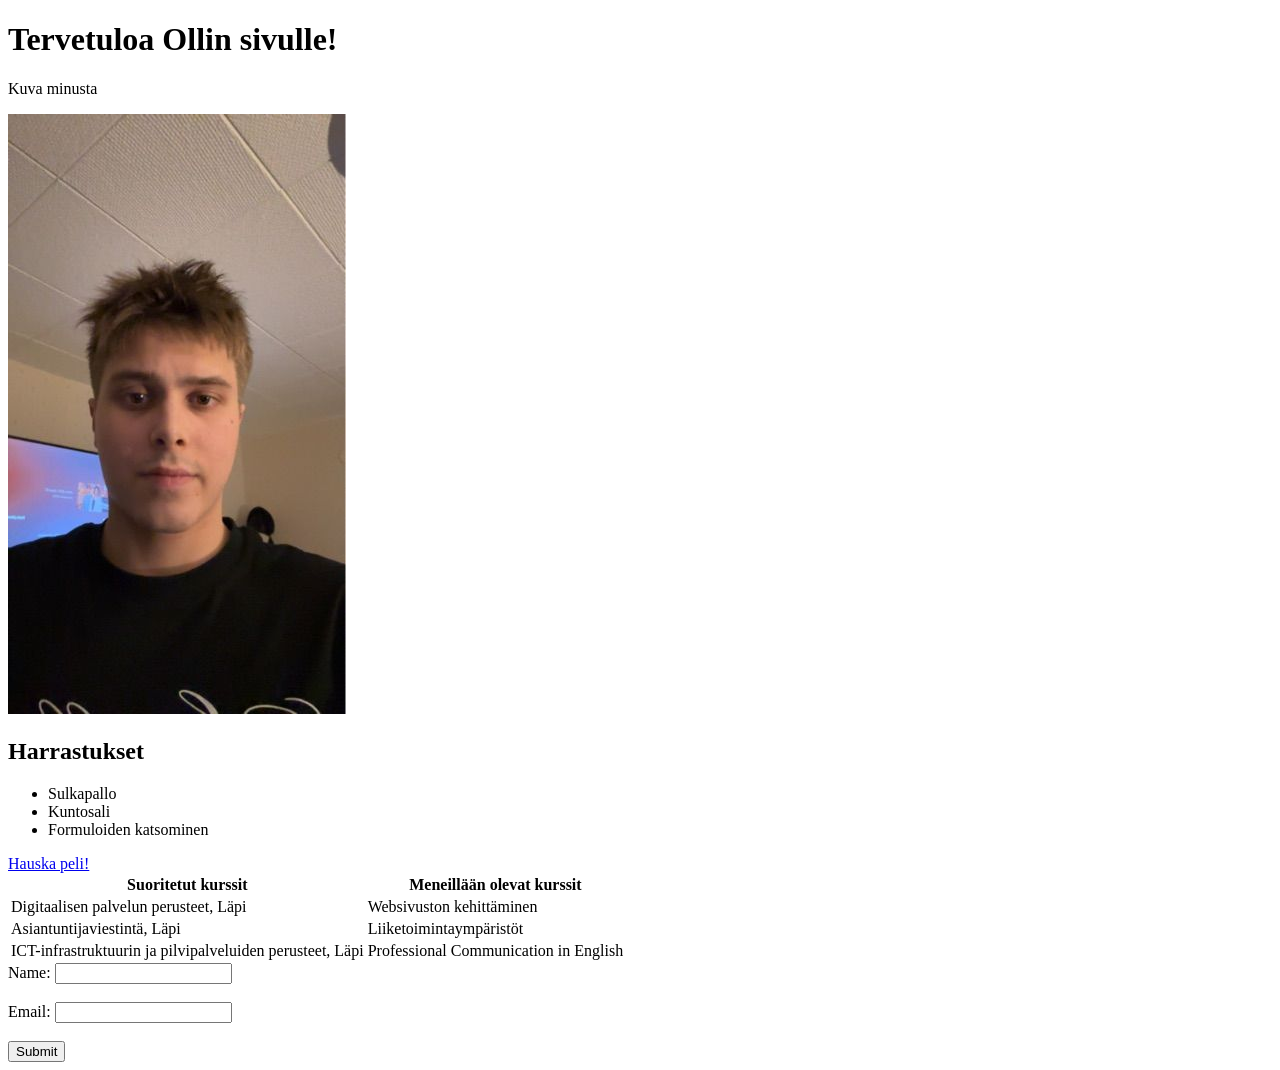
<file: WS01_HTML/index.html>
<!doctype html>
<html lang="en">
  <head>
    <meta charset="UTF-8" />
    <meta name="viewport" content="width=device-width, initial-scale=1.0" />
    <title>Ollin html sivu</title>
  </head>
  <body>
    <h1>Tervetuloa Ollin sivulle!</h1>
    <p>Kuva minusta</p>
    <img src="./Images/Olli.png" alt="Kuvalinkki ei toimi" />

    <h2>Harrastukset</h2>
    <ul>
      <li>Sulkapallo</li>
      <li>Kuntosali</li>
      <li>Formuloiden katsominen</li>
    </ul>

    <a href="https://slopegame-online.com/">Hauska peli!</a>

    <table>
      <tr>
        <th>Suoritetut kurssit</th>
        <th>Meneillään olevat kurssit</th>
      </tr>
      <tr>
        <td>Digitaalisen palvelun perusteet, Läpi</td>
        <td>Websivuston kehittäminen</td>
      </tr>
      <tr>
        <td>Asiantuntijaviestintä, Läpi</td>
        <td>Liiketoimintaympäristöt</td>
      </tr>
      <tr>
        <td>ICT-infrastruktuurin ja pilvipalveluiden perusteet, Läpi</td>
        <td>Professional Communication in English</td>
      </tr>
    </table>

    <form>
      <label for="name">Name:</label>
      <input type="text" id="name" name="name" /><br /><br />
      <label for="email">Email:</label>
      <input type="email" id="email" name="email" /><br /><br />
      <input type="submit" value="Submit" />
    </form>
  </body>
</html>
</file>
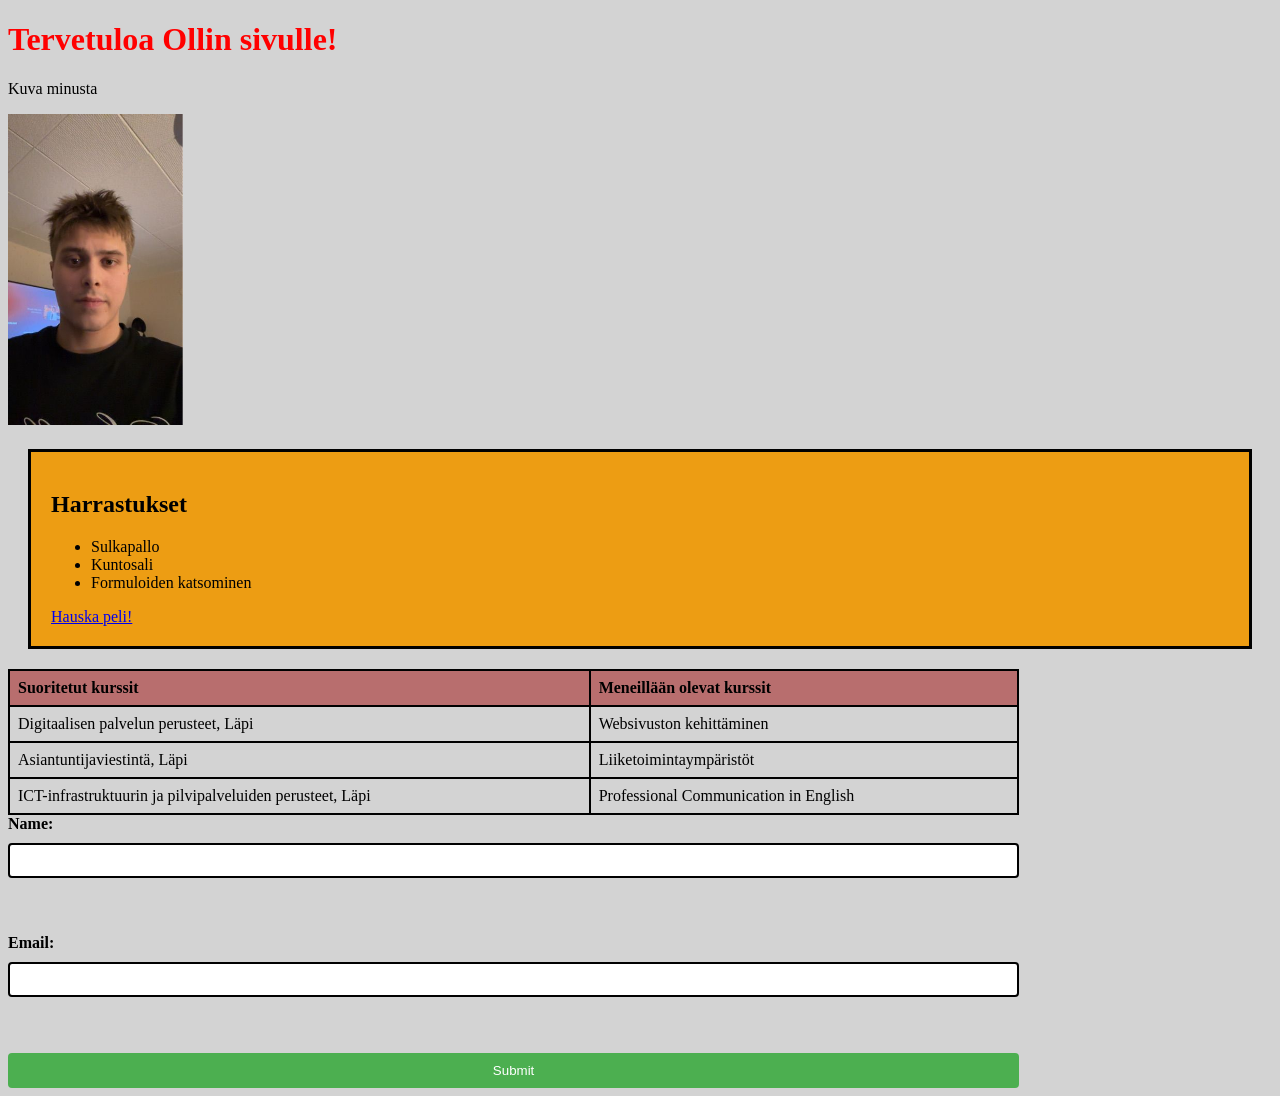
<file: WS02_CSS/index.html>
<!doctype html>
<html lang="en">
  <head>
    <meta charset="UTF-8" />
    <meta name="viewport" content="width=device-width, initial-scale=1.0" />
    <title>Ollin html sivu</title>
    <style>
      h1 {
        color: red;
      }
      h1 {
        font-size: 2em;
      }
      p {
        color: rgb(0, 0, 0);
      }
      body {
        background-color: lightgray;
      }
      .content-box {
  padding: 20px;
  margin: 20px;
  background-color: #ed9d13;
  border: 3px solid #000000;
}
table {
      width: 80%;
      border-collapse: collapse;
    }
    
    th, td {
      border: 2px solid #000000;
      padding: 8px;
      text-align: left;
    }
    
    th {
      background-color: #b86e6e;
    }
    
    form {
      display: flex;
      flex-direction: column;
      gap: 10px;
      width: 80%;
    }
    
    label {
      font-weight: bold;
    }
    
    input[type="text"], input[type="email"] {
      padding: 8px;
      border: 2px solid #000000;
      border-radius: 4px;
    }
    
    input[type="submit"] {
      background-color: #4CAF50;
      color: white;
      padding: 10px;
      border: none;
      border-radius: 4px;
      cursor: pointer;
    }
    
    input[type="submit"]:hover {
      background-color: #45a049;
    }
    img {
      width: 175px;
      height: auto;
    }
    </style>
  </head>
  <body>
    <h1>Tervetuloa Ollin sivulle!</h1>
    <p>Kuva minusta</p>
    <img src="./Images/Olli.png" alt="Kuvalinkki ei toimi" />
    <div class="content-box">
    <h2>Harrastukset</h2>
    <ul>
      <li>Sulkapallo</li>
      <li>Kuntosali</li>
      <li>Formuloiden katsominen</li>
    </ul>
    <a href="https://slopegame-online.com/">Hauska peli!</a>

</div>

    <table>
      <tr>
        <th>Suoritetut kurssit</th>
        <th>Meneillään olevat kurssit</th>
      </tr>
      <tr>
        <td>Digitaalisen palvelun perusteet, Läpi</td>
        <td>Websivuston kehittäminen</td>
      </tr>
      <tr>
        <td>Asiantuntijaviestintä, Läpi</td>
        <td>Liiketoimintaympäristöt</td>
      </tr>
      <tr>
        <td>ICT-infrastruktuurin ja pilvipalveluiden perusteet, Läpi</td>
        <td>Professional Communication in English</td>
      </tr>
    </table>

    <form>
      <label for="name">Name:</label>
      <input type="text" id="name" name="name" /><br /><br />
      <label for="email">Email:</label>
      <input type="email" id="email" name="email" /><br /><br />
      <input type="submit" value="Submit" />
    </form>
    


  </body>
</html>
</file>
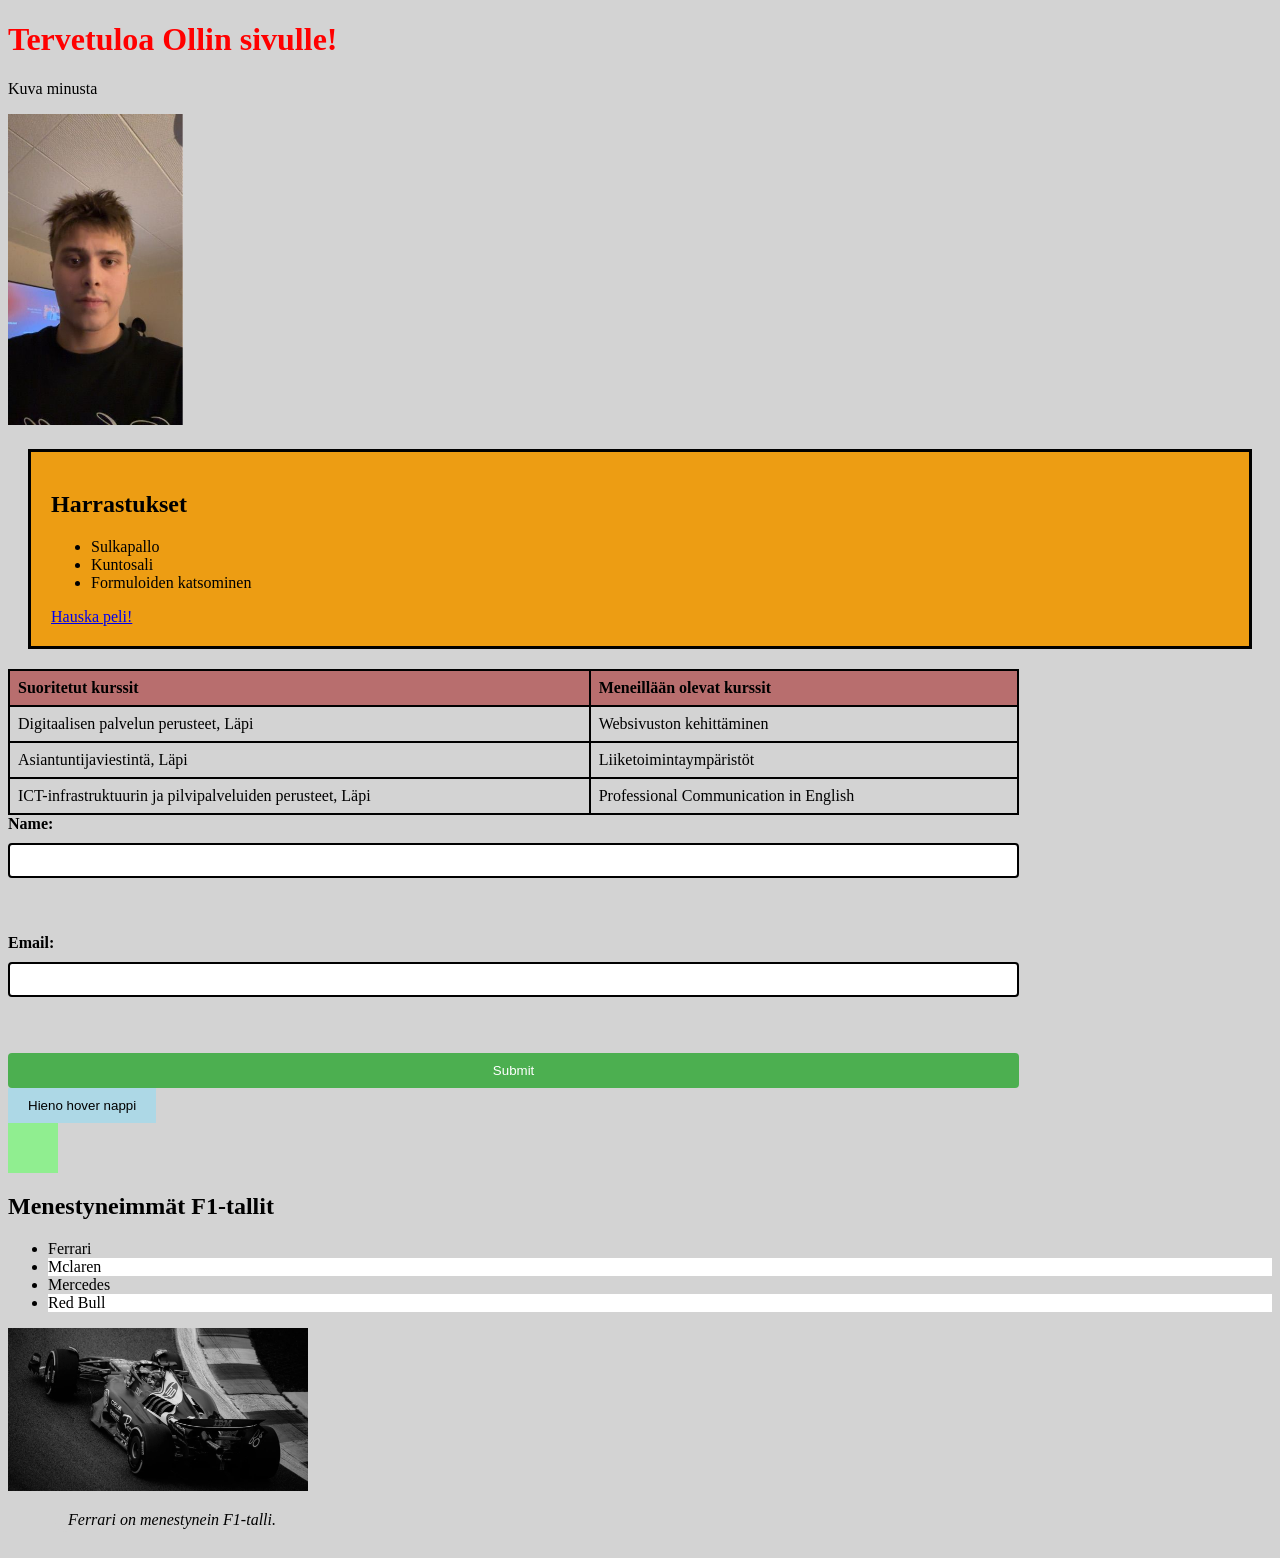
<file: WS03_AdvancedCSS/index.html>
<!doctype html>
<html lang="en">
  <head>
    <meta charset="UTF-8" />
    <meta name="viewport" content="width=device-width, initial-scale=1.0" />
    <title>Ollin html sivu</title>
    <style>
      h1 {
        color: red;
      }
      h1 {
        font-size: 2em;
      }
      p {
        color: rgb(0, 0, 0);
      }
      body {
        background-color: lightgray;
      }
      .content-box {
  padding: 20px;
  margin: 20px;
  background-color: #ed9d13;
  border: 3px solid #000000;
}
table {
      width: 80%;
      border-collapse: collapse;
    }
    
    th, td {
      border: 2px solid #000000;
      padding: 8px;
      text-align: left;
    }
    
    th {
      background-color: #b86e6e;
    }
    
    form {
      display: flex;
      flex-direction: column;
      gap: 10px;
      width: 80%;
    }
    
    label {
      font-weight: bold;
    }
    
    input[type="text"], input[type="email"] {
      padding: 8px;
      border: 2px solid #000000;
      border-radius: 4px;
    }
    
    input[type="submit"] {
      background-color: #4CAF50;
      color: white;
      padding: 10px;
      border: none;
      border-radius: 4px;
      cursor: pointer;
    }
    
    input[type="submit"]:hover {
      background-color: #45a049;
    }
    img {
      width: 175px;
      height: auto;
    }
    .transition-button {
        background-color: lightblue;
        padding: 10px 20px;
        border: none;
        cursor: pointer;
        transition: background-color 0.3s ease;
      }
      
      .transition-button:hover {
        background-color: lightcoral;
      }

      .animation-box {
        width: 50px;
        height: 50px;
        background-color: lightgreen;
        position: relative;
        animation: move 2s infinite alternate;
      }
      
      @keyframes move {
        from {
          left: 0;
        }
        to {
          left: 100px;
        }
      }

      .pseudo-list li:nth-child(odd) {
        background-color: lightgray;
      }
      
      .pseudo-list li:nth-child(even) {
        background-color: white;
        }

        .filter-image {
        filter: grayscale(100%);
        transition: filter 0.3s ease;
        width: 300px;
        height: auto;
      }
      
      .filter-image:hover {
        filter: grayscale(0%);
      }

      .quote {
        position: relative;
        padding-left: 20px;
        font-style: italic;
      }
      
      .quote::before {
        content: '“';
        font-size: 40px;
        position: absolute;
        left: 0;
        top: 0;
        color: lightgray;
      }

    </style>
  </head>
  <body>
    <h1>Tervetuloa Ollin sivulle!</h1>
    <p>Kuva minusta</p>
    <img src="images/Olli.png" alt="Kuvalinkki ei toimi" />
    <div class="content-box">
    <h2>Harrastukset</h2>
    <ul>
      <li>Sulkapallo</li>
      <li>Kuntosali</li>
      <li>Formuloiden katsominen</li>
    </ul>
    <a href="https://slopegame-online.com/">Hauska peli!</a>

</div>

    <table>
      <tr>
        <th>Suoritetut kurssit</th>
        <th>Meneillään olevat kurssit</th>
      </tr>
      <tr>
        <td>Digitaalisen palvelun perusteet, Läpi</td>
        <td>Websivuston kehittäminen</td>
      </tr>
      <tr>
        <td>Asiantuntijaviestintä, Läpi</td>
        <td>Liiketoimintaympäristöt</td>
      </tr>
      <tr>
        <td>ICT-infrastruktuurin ja pilvipalveluiden perusteet, Läpi</td>
        <td>Professional Communication in English</td>
      </tr>
    </table>

    <form>
      <label for="name">Name:</label>
      <input type="text" id="name" name="name" /><br /><br />
      <label for="email">Email:</label>
      <input type="email" id="email" name="email" /><br /><br />
      <input type="submit" value="Submit" />
    </form>
    
    <button class="transition-button">Hieno hover nappi</button>

    <div class="animation-box"></div>

    <h2>Menestyneimmät F1-tallit</h2>

    <ul class="pseudo-list">
        <li>Ferrari</li>
        <li>Mclaren</li>
        <li>Mercedes</li>
        <li>Red Bull</li>
      </ul>

      <img src="images/Ferrari_kuva.webp" alt="Sample Image" class="filter-image">

      <blockquote class="quote">
        Ferrari on menestynein F1-talli.
      </blockquote>

  </body>
</html>
</file>
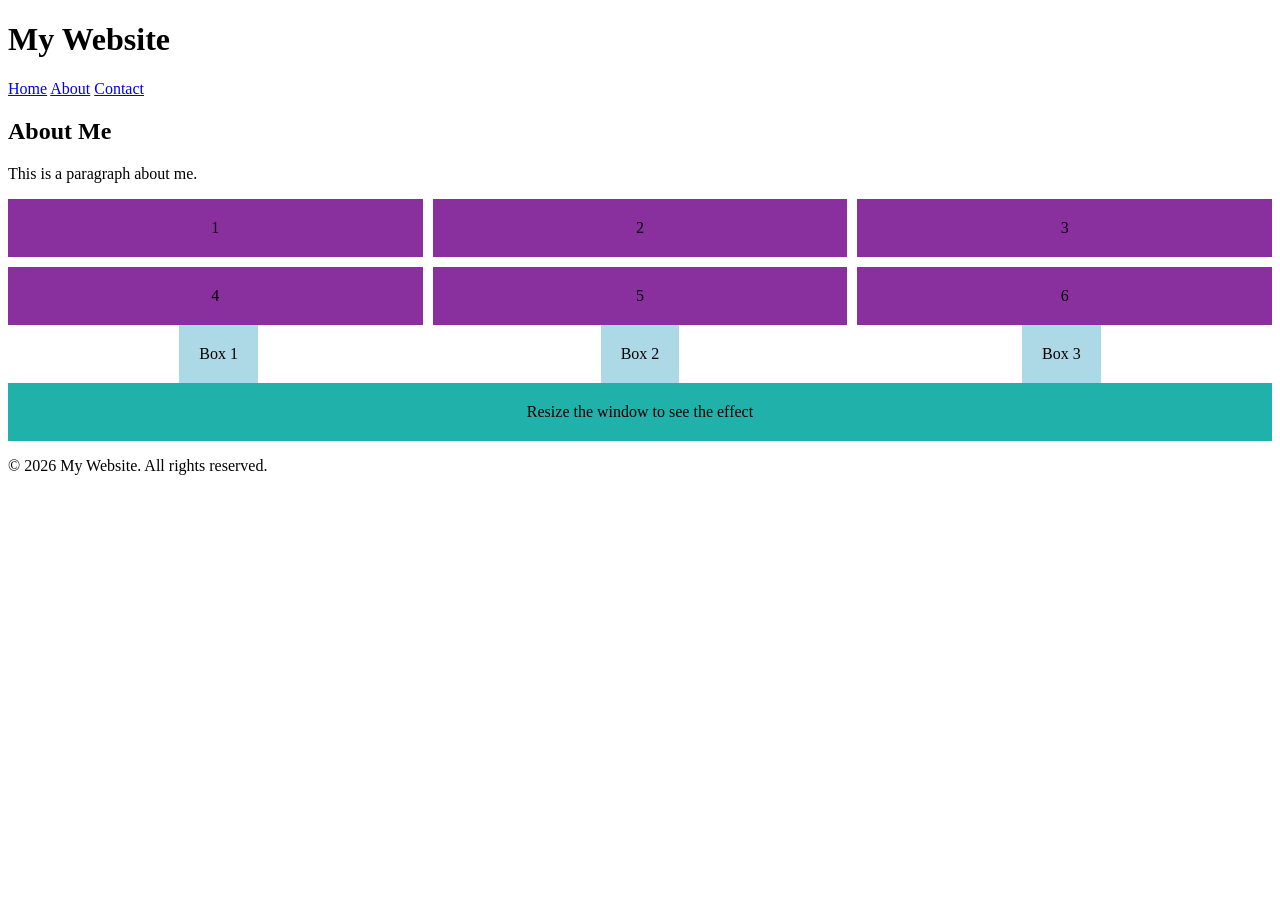
<file: WS04_Pagelayout/index.html>
<!doctype html>
<html lang="en">
  <head>
    <meta charset="UTF-8" />
    <meta name="viewport" content="width=device-width, initial-scale=1.0" />
    <link rel="stylesheet" href="style.css" />
    <title>Document</title>
  </head>
  <body>
    <header>
      <h1>My Website</h1>
      <nav>
        <a href="#">Home</a>
        <a href="#">About</a>
        <a href="#">Contact</a>
      </nav>
    </header>
    <main>
      <section id="about">
        <h2>About Me</h2>
        <p>This is a paragraph about me.</p>
      </section>
      <div class="grid-container">
        <div class="grid-item">1</div>
        <div class="grid-item">2</div>
        <div class="grid-item">3</div>
        <div class="grid-item">4</div>
        <div class="grid-item">5</div>
        <div class="grid-item">6</div>
      </div>

      <div class="flex-container">
        <div class="box">Box 1</div>
        <div class="box">Box 2</div>
        <div class="box">Box 3</div>
      </div>

      <div class="responsive-box">Resize the window to see the effect</div>
    </main>
    <footer>
      <p>&copy 2026 My Website. All rights reserved.</p>
    </footer>
  </body>
</html>
</file>
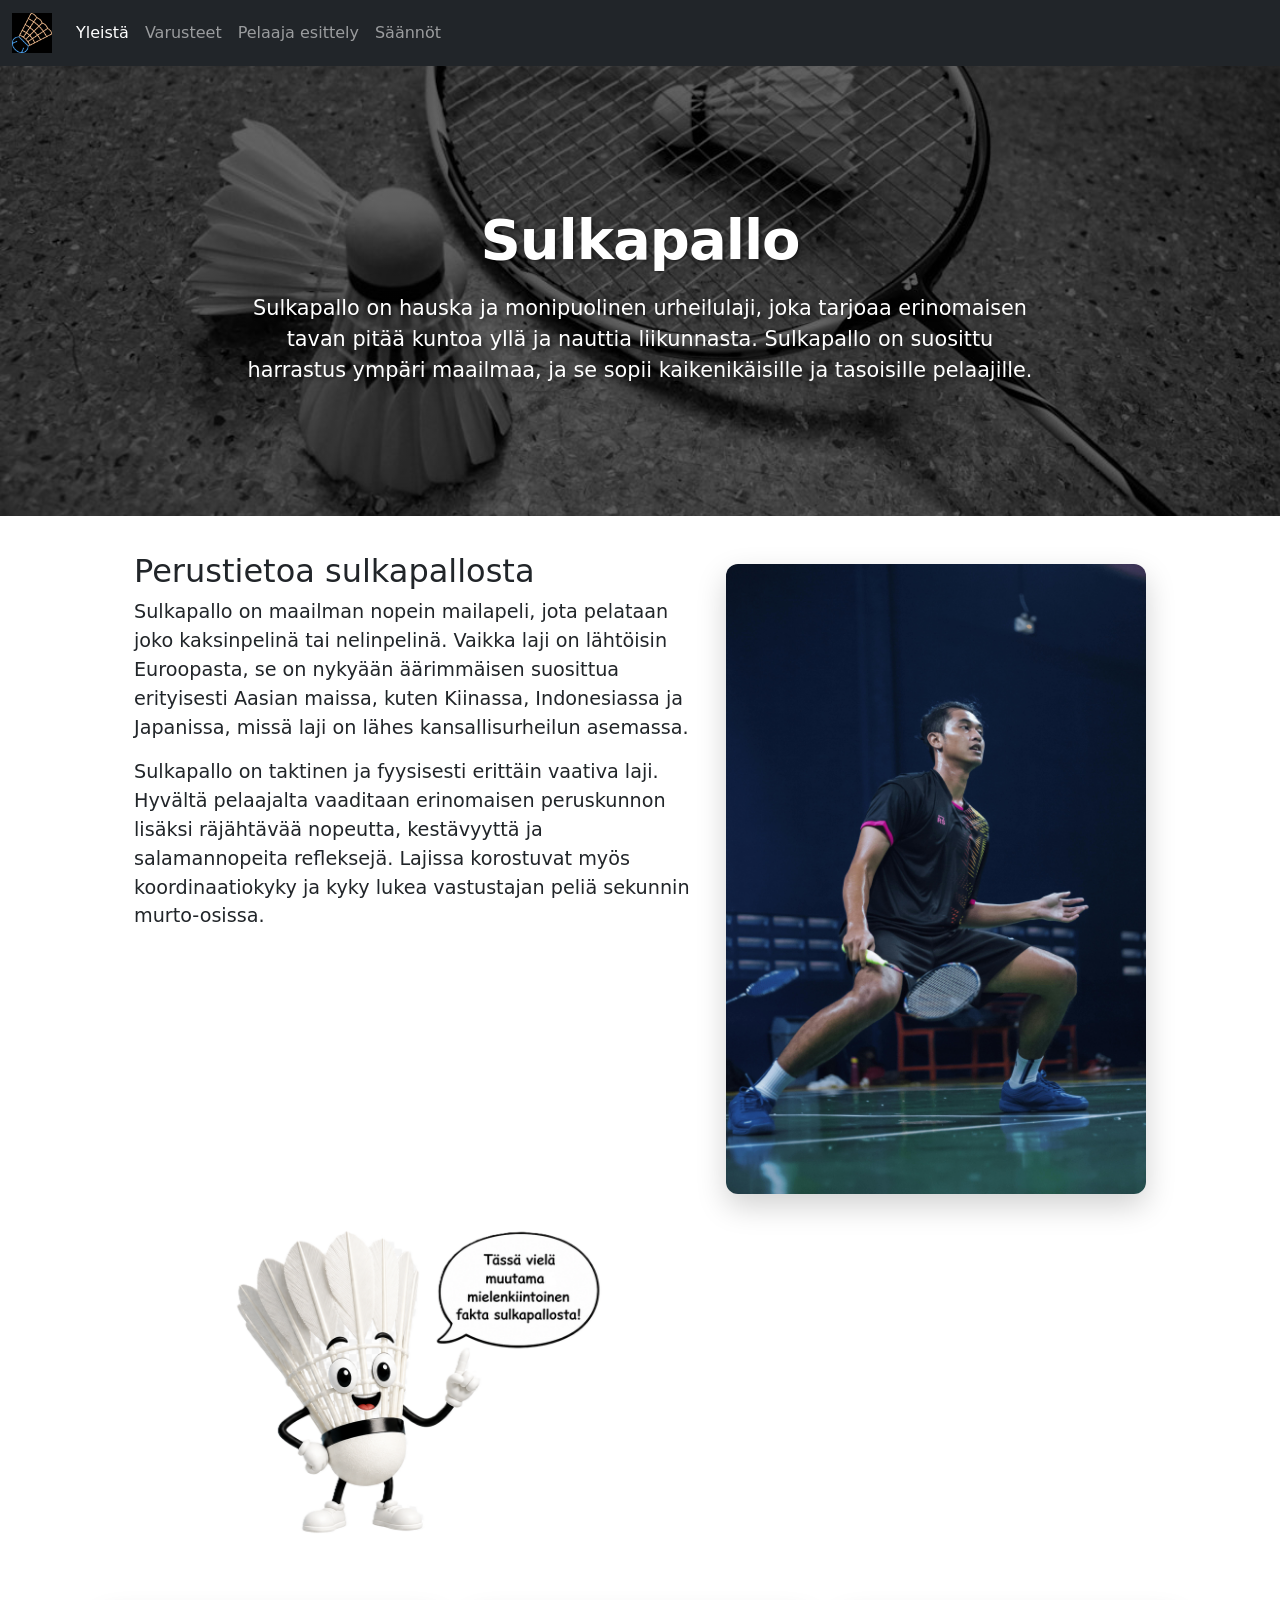
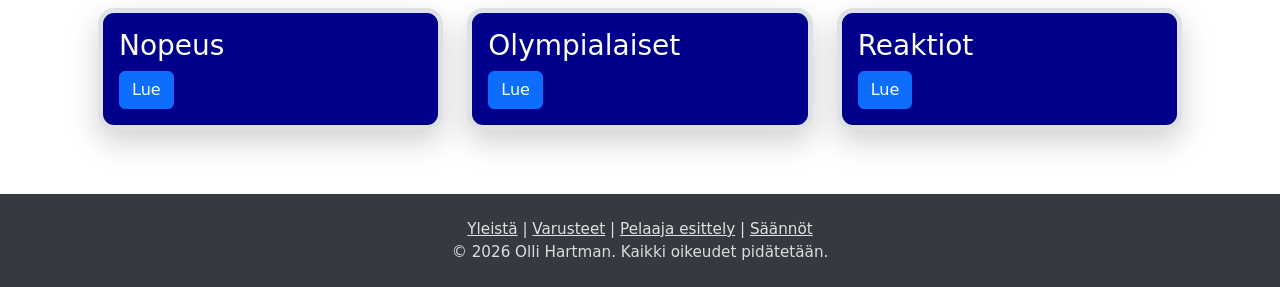
<file: WS07_Project/index.html>
<!doctype html>
<html lang="en">
  <head>
    <meta charset="UTF-8">
    <meta name="viewport" content="width=device-width, initial-scale=1.0" >
    <title>Sulkapallo harrastuksena</title>
    <!-- Bootstrap CSS -->
    <link
      href="https://cdn.jsdelivr.net/npm/bootstrap@5.3.0/dist/css/bootstrap.min.css"
      rel="stylesheet"
>

    <style>
      body {
        background-color: white;
        color: #212529;
      }
      /* Logon koon hallinta (TÄRKEÄ) */
      .navbar-brand img {
        height: 2.5rem; /* Määrittää logon korkeuden navbarissa */
        width: auto; /* Pitää kuvasuhteen oikeana */
        display: block;
        filter: invert(1);
      }
      .hero {
        background-image:
          linear-gradient(rgba(0, 0, 0, 0.6), rgba(0, 0, 0, 0.6)),
          url("images/image.png");
        height: 28.125rem;
        background-size: cover;
        background-position: center;
        background-repeat: no-repeat;
        display: flex;
        align-items: center;
        justify-content: center;
        color: white;
        text-shadow: 0.125rem 0.125rem 0.25rem rgba(0, 0, 0, 0.5);
      }

      .hero .container {
        margin: 0 !important;
        padding: 1.25rem 1.25rem 0.625rem;
      }

      .hero h1 {
        font-weight: 700;
        font-size: 3.5rem;
        margin-bottom: 1.25rem;
        letter-spacing: -0.0625rem;
      }

      .hero p {
        font-size: 1.3rem;
        max-width: 50rem;
        margin: 0 auto;
        font-weight: 300;
      }

      /* Responsive hero adjustments */
      @media (max-width: 992px) {
        .hero {
          height: 20rem;
          background-position: center 40%;
        }
        .hero .container {
          padding: 1rem !important;
        }
        .hero h1 {
          font-size: 2.5rem;
          margin-bottom: 0.75rem;
        }
        .hero p {
          font-size: 1.1rem;
          max-width: 40rem;
        }
      }

      @media (max-width: 576px) {
        .hero {
          height: 14rem;
          background-position: center 30%;
          align-items: center;
          padding-top: 1rem;
          padding-bottom: 1rem;
        }
        .hero .container {
          padding: 0.75rem !important;
        }
        .hero h1 {
          font-size: 1.5rem;
          margin-bottom: 0.5rem;
        }
        .hero p {
          font-size: 1rem;
          max-width: 100%;
        }
      }

      .info-section {
        display: flex;
        flex-wrap: wrap;
        align-items: flex-start;
        justify-content: center;
        gap: 2rem;
        padding: 3rem 1rem 1rem;
      }

      .info {
        flex: 1 1 20rem;
        max-width: 35rem;
        align-self: flex-start;
        margin-top: -0.75rem;
      }

      @media (max-width: 576px) {
        .info {
          flex: 1 1 100%;
          max-width: 100%;
        }
        .info-section {
          font-size: 1rem;
          padding: 1rem;
          line-height: 1.6;
        }
        .info p,
        .info ul,
        .info li {
          font-size: 1rem !important;
          line-height: 1.6 !important;
        }
        .info p {
          margin-bottom: 0.75rem;
        }
      }

      .image {
        flex: 0 1 26.25rem;
        max-width: 26.25rem;
      }

      .image img {
        width: 100%;
        height: auto;
        display: block;
        border-radius: 0.75rem;
        box-shadow: 0 0.75rem 1.875rem rgba(0, 0, 0, 0.18);
        object-fit: cover;
      }

      .sulkapallo-container {
        display: flex;
        justify-content: flex-start;
        padding: 0.5rem 10rem 2rem;
      }

      .sulkapallo-container img {
        max-width: 34.375rem;
        width: 100%;
        height: auto;
        border-radius: 0.75rem;
      }

      @media (max-width: 768px) {
        .sulkapallo-container {
          justify-content: center;
          padding: 0.5rem 1rem 2rem;
        }

        .sulkapallo-container img {
          max-width: 100%;
        }
      }

      .row {
        margin-bottom: 2rem;
        padding: 2rem 1rem 2rem;
      }

      .card {
        border: 0.3125rem solid #dee2e6;
        border-radius: 1rem;
        box-shadow: 0 0.75rem 1.875rem rgba(0, 0, 0, 0.18);
        transition:
          transform 0.3s ease,
          box-shadow 0.3s ease;
        background-color: darkblue;
        color: white;
      }

      /* Make cards stack and fit on small screens */
      @media (max-width: 768px) {
        .col-md-4 {
          flex: 0 0 100% !important;
          max-width: 100% !important;
        }
        .card {
          margin-bottom: 1rem;
        }
        .card .card-body {
          padding: 1rem;
        }
        .card .card-title {
          font-size: 1.125rem;
        }
        .card .btn {
          width: 100%;
        }
      }

      .footer {
        background-color: #343a40;
        color: #f8f9fa;
        text-align: center;
        padding: 1.5rem 0;
        margin-top: 2rem;
      }

      .footer p {
        margin: 0;
        font-size: 0.95rem;
        opacity: 0.85;
      }
    </style>
  </head>
  <body>
    <nav class="navbar navbar-expand-lg navbar-dark bg-dark">
      <div class="container-fluid">
        <a class="navbar-brand" href="#"
          ><img src="images/logo.jpg" alt="logo" class="img-fluid"
        ></a>
        <button
          class="navbar-toggler"
          type="button"
          data-bs-toggle="collapse"
          data-bs-target="#navbarNav"
          aria-controls="navbarNav"
          aria-expanded="false"
          aria-label="Toggle navigation"
        >
          <span class="navbar-toggler-icon"></span>
        </button>
        <div class="collapse navbar-collapse" id="navbarNav">
          <ul class="navbar-nav me-auto mb-2 mb-lg-0">
            <li class="nav-item">
              <a class="nav-link active" aria-current="page" href="index.html"
                >Yleistä</a
              >
            </li>
            <li class="nav-item">
              <a class="nav-link" href="Varusteet.html">Varusteet</a>
            </li>
            <li class="nav-item">
              <a class="nav-link" href="Pelaajaesittely.html"
                >Pelaaja esittely</a
              >
            </li>
            <li class="nav-item">
              <a class="nav-link" href="Säännöt.html">Säännöt</a>
            </li>
          </ul>
        </div>
      </div>
    </nav>
    <section class="hero">
      <div class="container text-center">
        <h1 class="display-4">Sulkapallo</h1>
        <p class="lead">
          Sulkapallo on hauska ja monipuolinen urheilulaji, joka tarjoaa
          erinomaisen tavan pitää kuntoa yllä ja nauttia liikunnasta. Sulkapallo
          on suosittu harrastus ympäri maailmaa, ja se sopii kaikenikäisille ja
          tasoisille pelaajille.
        </p>
      </div>
    </section>
    <div class="info-section">
      <div class="info">
        <h2>Perustietoa sulkapallosta</h2>

        <p style="font-size: 1.2rem">
          Sulkapallo on maailman nopein mailapeli, jota pelataan joko
          kaksinpelinä tai nelinpelinä. Vaikka laji on lähtöisin Euroopasta, se
          on nykyään äärimmäisen suosittua erityisesti Aasian maissa, kuten
          Kiinassa, Indonesiassa ja Japanissa, missä laji on lähes
          kansallisurheilun asemassa.
        </p>
        <p style="font-size: 1.2rem">
          Sulkapallo on taktinen ja fyysisesti erittäin vaativa laji. Hyvältä
          pelaajalta vaaditaan erinomaisen peruskunnon lisäksi räjähtävää
          nopeutta, kestävyyttä ja salamannopeita refleksejä. Lajissa korostuvat
          myös koordinaatiokyky ja kyky lukea vastustajan peliä sekunnin
          murto-osissa.
        </p>
      </div>

      <div class="image">
        <img src="images/image2.jpg" alt="Sulkapallo" class="img-fluid" >
      </div>
    </div>

    <div class="sulkapallo-container">
      <img
        src="images/sulkapallohahmo.png"
        alt="puhuva sulkapallo"
        style="background-color: transparent"
        class="img-fluid"
      >
    </div>

    <div class="container mt-1">
      <div class="row">
        <!-- Kortti 1 -->
        <div class="col-md-4">
          <div class="card">
            <div class="card-body">
              <h3 class="card-title">Nopeus</h3>
              <button
                class="btn btn-primary"
                data-bs-toggle="collapse"
                data-bs-target="#info1"
              >
                Lue
              </button>

              <div id="info1" class="collapse mt-2">
                Sulkapallo on maailman nopein mailapeli. Nopein mitattu lyönti
                on 493 km/h
              </div>
            </div>
          </div>
        </div>

        <!-- Kortti 2 -->
        <div class="col-md-4">
          <div class="card">
            <div class="card-body">
              <h3 class="card-title">Olympialaiset</h3>
              <button
                class="btn btn-primary"
                data-bs-toggle="collapse"
                data-bs-target="#info2"
              >
                Lue
              </button>

              <div id="info2" class="collapse mt-2">
                Sulkapallo on olympialaisissa mukana vuodesta 1992. Kiina on
                menestyinein maa olympialaisissa.
              </div>
            </div>
          </div>
        </div>

        <!-- Kortti 3 -->
        <div class="col-md-4">
          <div class="card">
            <div class="card-body">
              <h3 class="card-title">Reaktiot</h3>
              <button
                class="btn btn-primary"
                data-bs-toggle="collapse"
                data-bs-target="#info3"
              >
                Lue
              </button>

              <div id="info3" class="collapse mt-2">
                Huippupelaajien reaktiokyky on uskomaton. He pystyvät reagoimaan
                lyönteihin jopa 0,2 sekunnissa.
              </div>
            </div>
          </div>
        </div>
      </div>
    </div>

    <footer class="footer">
      <div class="container">
        <p>
          <a href="index.html" class="text-white">Yleistä</a> |
          <a href="Varusteet.html" class="text-white">Varusteet</a> |
          <a href="Pelaajaesittely.html" class="text-white">Pelaaja esittely</a>
          |
          <a href="Säännöt.html" class="text-white">Säännöt</a>
        </p>
        <p>&copy; 2026 Olli Hartman. Kaikki oikeudet pidätetään.</p>
      </div>
    </footer>

    <!-- Bootstrap JavaScript -->
    <script src="https://cdn.jsdelivr.net/npm/bootstrap@5.3.0/dist/js/bootstrap.bundle.min.js"></script>
  </body>
</html>
</file>
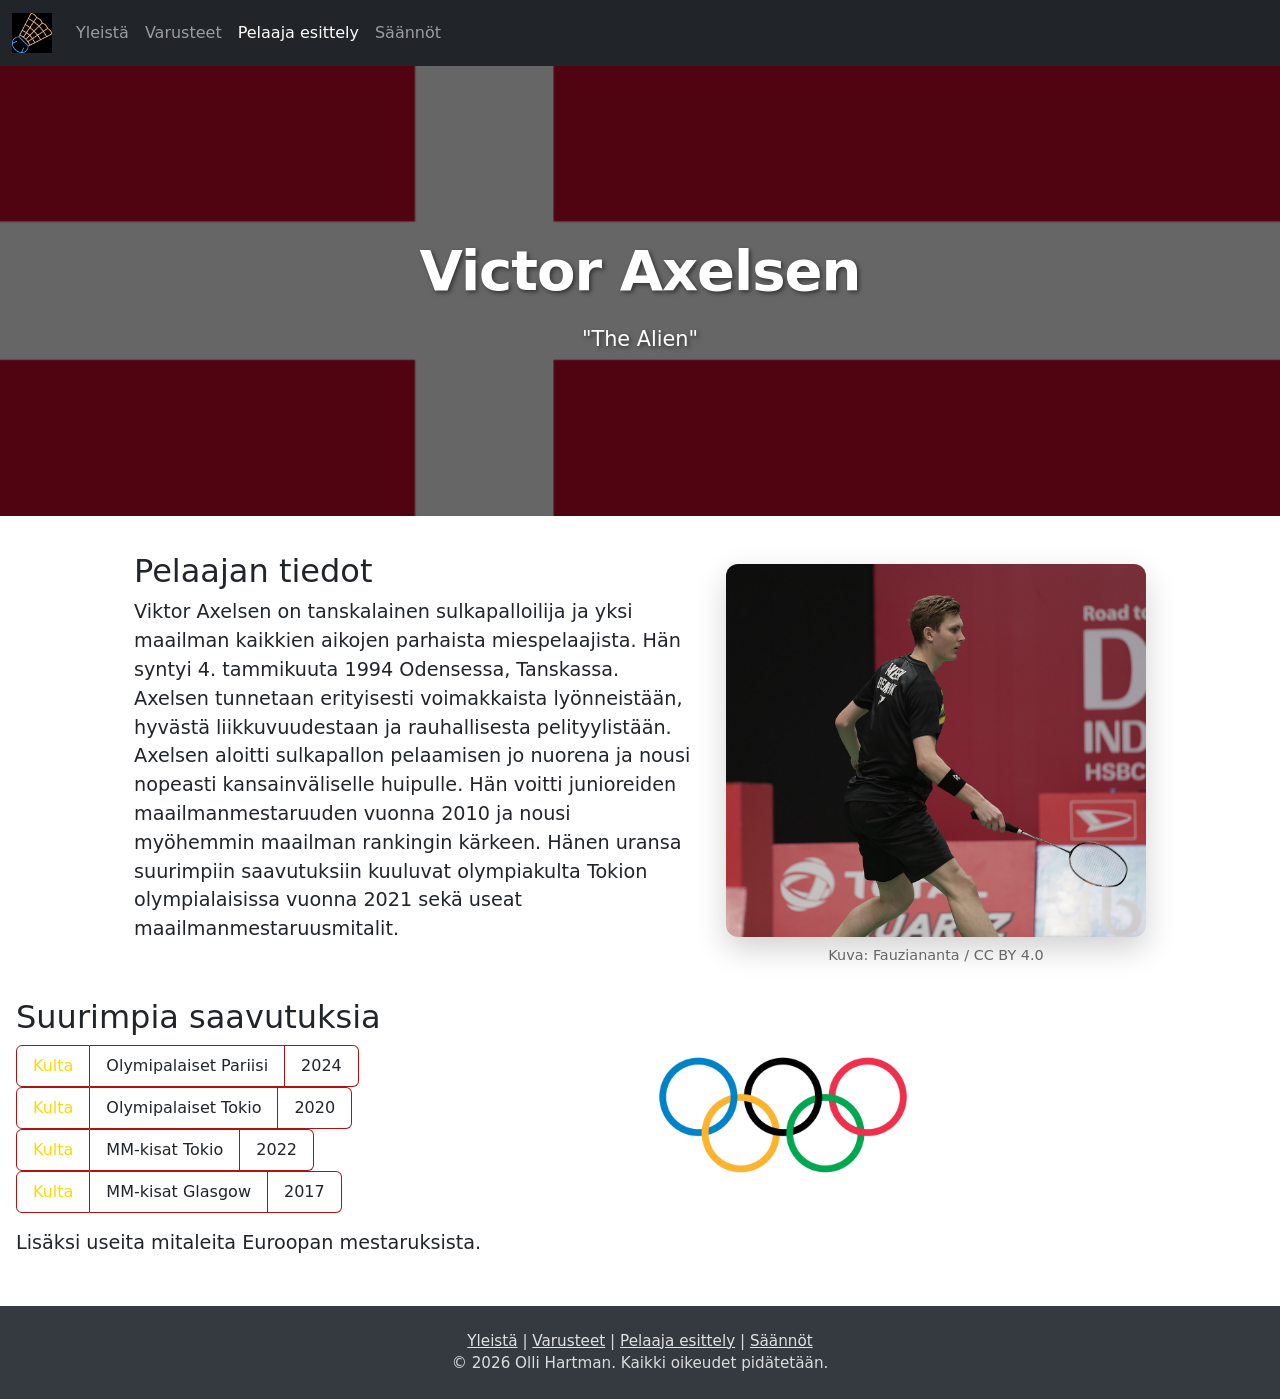
<file: WS07_Project/Pelaajaesittely.html>
<!doctype html>
<html lang="en">
  <head>
    <meta charset="UTF-8" />
    <meta name="viewport" content="width=device-width, initial-scale=1.0" />
    <title>Sulkapallo harrastuksena</title>
    <!-- Bootstrap CSS -->
    <link
      href="https://cdn.jsdelivr.net/npm/bootstrap@5.3.0/dist/css/bootstrap.min.css"
      rel="stylesheet"
    />
  
  <style>
    body {
      background-color: white;
      color: #212529;
    }
    /* Logon koon hallinta (TÄRKEÄ) */
    .navbar-brand img {
      height: 2.5rem; /* Määrittää logon korkeuden navbarissa */
      width: auto; /* Pitää kuvasuhteen oikeana */
      display: block;
      filter: invert(1);
    }

    .hero {
      background-image:
        linear-gradient(rgba(0, 0, 0, 0.6), rgba(0, 0, 0, 0.6)),
        url("images/tanska.png");
      height: 28.125rem;
      background-size: cover;
      background-position: center;
      background-repeat: no-repeat;
      display: flex;
      align-items: center;
      justify-content: center;
      color: white;
      text-shadow: 0.125rem 0.125rem 0.25rem rgba(0, 0, 0, 0.5);
    }

    .hero .container {
      margin: 0 !important;
      padding: 1.25rem 1.25rem 0.625rem;
    }

    .hero h1 {
      font-weight: 700;
      font-size: 3.5rem;
      margin-bottom: 1.25rem;
      letter-spacing: -0.0625rem;
    }

    .hero p {
      font-size: 1.3rem;
      max-width: 50rem;
      margin: 0 auto;
      font-weight: 300;
    }

    /* Responsive hero adjustments */
    @media (max-width: 992px) {
      .hero {
        height: 20rem;
        background-position: center 40%;
      }
      .hero .container {
        padding: 1rem !important;
      }
      .hero h1 {
        font-size: 2.5rem;
        margin-bottom: 0.75rem;
      }
      .hero p {
        font-size: 1.1rem;
        max-width: 40rem;
      }
    }

    @media (max-width: 576px) {
      .hero {
        height: 14rem;
        background-position: center 30%;
        align-items: center;
        padding-top: 1rem;
        padding-bottom: 1rem;
      }
      .hero .container {
        padding: 0.75rem !important;
      }
      .hero h1 {
        font-size: 1.5rem;
        margin-bottom: 0.5rem;
      }
      .hero p {
        font-size: 1rem;
        max-width: 100%;
      }
    }

    .info-section {
      display: flex;
      flex-wrap: wrap;
      align-items: flex-start;
      justify-content: center;
      gap: 2rem;
      padding: 3rem 1rem 1rem;
    }

    .info {
      flex: 1 1 20rem;
      max-width: 35rem;
      align-self: flex-start;
      margin-top: -0.75rem;
    }
    @media (max-width: 576px) {
      .info {
        flex: 1 1 100%;
        max-width: 100%;
      }
      .info-section {
        font-size: 1rem;
        padding: 1rem;
        line-height: 1.5;
      }
      .info p,
      .info ul,
      .info li {
        font-size: 1rem !important;
        line-height: 1.6 !important;
      }
      .info p {
        margin-bottom: 0.75rem;
      }
    }

    .image {
      flex: 0 1 26.25rem;
      max-width: 26.25rem;
    }

    .image img {
      width: 100%;
      height: auto;
      display: block;
      border-radius: 0.75rem;
      box-shadow: 0 0.75rem 1.875rem rgba(0, 0, 0, 0.18);
      object-fit: cover;
    }

    .sulkapallo-container {
      display: flex;
      justify-content: flex-start;
      padding: 0.5rem 10rem 2rem;
    }

    .sulkapallo-container img {
      max-width: 34.375rem;
      height: auto;
      border-radius: 0.75rem;
    }

    .row {
      margin-bottom: 2rem;
      padding: 2rem 1rem 2rem;
    }

    .card {
      border: 0.3125rem solid #dee2e6;
      border-radius: 1rem;
      box-shadow: 0 0.75rem 1.875rem rgba(0, 0, 0, 0.18);
      transition:
        transform 0.3s ease,
        box-shadow 0.3s ease;
      background-color: darkblue;
      color: white;
    }

    /* Cards responsive adjustments */
    @media (max-width: 768px) {
      .col-md-4 {
        flex: 0 0 100% !important;
        max-width: 100% !important;
      }
      .card {
        margin-bottom: 1rem;
      }
      .card .card-body {
        padding: 1rem;
      }
      .card .btn {
        width: 100%;
      }
    }

    .achievements-section {
      margin-left: 0;
      margin-right: auto;
      padding: 0 1rem;
    }

    .achievements-wrapper {
      display: flex;
      align-items: flex-start;
      gap: 2rem;
      justify-content: flex-start;
      padding: 0 1rem;
    }

    .achievements-content {
      flex: 1;
      max-width: 35rem;
    }

    .achievements-content .list-group-item {
      border-width: 0.0625rem;
      border-style: solid;
      border-color: #b41010;
    }

    .sulkapallo-container {
      flex: 0 1 21.875rem;
      max-width: 21.875rem;
    }

    .olympic-image {
      flex: 0 1 21.875rem;
      max-width: 21.875rem;
    }

    @media (max-width: 992px) {
      .achievements-wrapper {
        flex-direction: column;
        align-items: stretch;
        gap: 1.5rem;
      }

      .achievements-content,
      .olympic-image {
        flex: 1 1 100%;
        max-width: 100%;
      }

      .achievements-content .list-group {
        flex-direction: column;
      }

      .achievements-content .list-group-item {
        width: 100%;
      }
    }

    @media (max-width: 576px) {
      .achievements-wrapper {
        flex-direction: column;
        align-items: center;
        gap: 1rem;
        padding: 0.5rem 0.75rem;
      }

      .achievements-content {
        width: 100%;
        max-width: 100%;
        padding: 0 0.5rem;
      }

      .achievements-content .list-group,
      .achievements-content .list-group-horizontal,
      .achievements-content .list-group-horizontal-sm,
      .achievements-content .list-group-horizontal-md,
      .achievements-content .list-group-horizontal-lg {
        display: flex !important;
        flex-direction: column !important;
        gap: 0.5rem;
        align-items: stretch;
      }

      .achievements-content .list-group-item {
        width: 100% !important;
        text-align: center;
        padding: 0.75rem 1rem;
      }

      .olympic-image {
        width: 80%;
        max-width: 18rem;
        margin: 0 auto;
      }

      .achievements-content .list-group-item:first-child {
        margin-top: 0.25rem;
      }
    }

    .footer {
      background-color: #343a40;
      color: #f8f9fa;
      text-align: center;
      padding: 1.5rem 0;
      margin-top: 2rem;
    }

    .footer p {
      margin: 0;
      font-size: 0.95rem;
      opacity: 0.85;
    }
  </style>
  </head>
  <body>
    <nav class="navbar navbar-expand-lg navbar-dark bg-dark">
      <div class="container-fluid">
        <a class="navbar-brand" href="#"
          ><img src="images/logo.jpg" alt="logo"
        /></a>
        <button
          class="navbar-toggler"
          type="button"
          data-bs-toggle="collapse"
          data-bs-target="#navbarNav"
          aria-controls="navbarNav"
          aria-expanded="false"
          aria-label="Toggle navigation"
        >
          <span class="navbar-toggler-icon"></span>
        </button>
        <div class="collapse navbar-collapse" id="navbarNav">
          <ul class="navbar-nav me-auto mb-2 mb-lg-0">
            <li class="nav-item">
              <a class="nav-link" aria-current="page" href="index.html"
                >Yleistä</a
              >
            </li>
            <li class="nav-item">
              <a class="nav-link" href="Varusteet.html">Varusteet</a>
            </li>
            <li class="nav-item">
              <a class="nav-link active" href="Pelaajaesittely.html"
                >Pelaaja esittely</a
              >
            </li>
            <li class="nav-item">
              <a class="nav-link" href="Säännöt.html">Säännöt</a>
            </li>
          </ul>
        </div>
      </div>
    </nav>
    <section class="hero">
      <div class="container text-center">
        <h1 class="display-4">Victor Axelsen</h1>
        <p class="lead">"The Alien"</p>
      </div>
    </section>
    <div class="info-section">
      <div class="info">
        <h2>Pelaajan tiedot</h2>

        <p style="font-size: 1.2rem">
          Viktor Axelsen on tanskalainen sulkapalloilija ja yksi maailman
          kaikkien aikojen parhaista miespelaajista. Hän syntyi 4. tammikuuta
          1994 Odensessa, Tanskassa. Axelsen tunnetaan erityisesti voimakkaista
          lyönneistään, hyvästä liikkuvuudestaan ja rauhallisesta
          pelityylistään. Axelsen aloitti sulkapallon pelaamisen jo nuorena ja
          nousi nopeasti kansainväliselle huipulle. Hän voitti junioreiden
          maailmanmestaruuden vuonna 2010 ja nousi myöhemmin maailman rankingin
          kärkeen. Hänen uransa suurimpiin saavutuksiin kuuluvat olympiakulta
          Tokion olympialaisissa vuonna 2021 sekä useat
          maailmanmestaruusmitalit.
        </p>
      </div>

      <div class="image">
        <img src="images/victor.jpg" alt="Sulkapallo" class="img-fluid" />
        <p
          style="
            font-size: 0.9rem;
            color: #666;
            margin-top: 0.5rem;
            text-align: center;
          "
        >
          Kuva: Fauziananta / CC BY 4.0
        </p>
      </div>
    </div>

    <div class="achievements-wrapper">
      <div class="achievements-content">
        <h2>Suurimpia saavutuksia</h2>

        <ul class="list-group list-group-horizontal">
          <li class="list-group-item" style="color: gold">Kulta</li>
          <li class="list-group-item">Olymipalaiset Pariisi</li>
          <li class="list-group-item">2024</li>
        </ul>
        <ul class="list-group list-group-horizontal-sm">
          <li class="list-group-item" style="color: gold">Kulta</li>
          <li class="list-group-item">Olymipalaiset Tokio</li>
          <li class="list-group-item">2020</li>
        </ul>
        <ul class="list-group list-group-horizontal-md">
          <li class="list-group-item" style="color: gold">Kulta</li>
          <li class="list-group-item">MM-kisat Tokio</li>
          <li class="list-group-item">2022</li>
        </ul>
        <ul class="list-group list-group-horizontal-lg">
          <li class="list-group-item" style="color: gold">Kulta</li>
          <li class="list-group-item">MM-kisat Glasgow</li>
          <li class="list-group-item">2017</li>
        </ul>
        <p style="font-size: 1.2rem; margin-top: 1rem">
          Lisäksi useita mitaleita Euroopan mestaruksista.
        </p>
      </div>

      <div class="olympic-image">
        <img
          src="images/Olympic.png"
          alt="Olympic"
          style="
            width: 100%;
            height: auto;
            border-radius: 0.75rem;
            object-fit: cover;
          "
          class="img-fluid"
        />
      </div>
    </div>

    <footer class="footer">
      <div class="container">
        <p>
          <a href="index.html" class="text-white">Yleistä</a> |
          <a href="Varusteet.html" class="text-white">Varusteet</a> |
          <a href="Pelaajaesittely.html" class="text-white">Pelaaja esittely</a>
          |
          <a href="Säännöt.html" class="text-white">Säännöt</a>
        </p>
        <p>&copy; 2026 Olli Hartman. Kaikki oikeudet pidätetään.</p>
      </div>
    </footer>
    <!-- Bootstrap JavaScript -->
    <script src="https://cdn.jsdelivr.net/npm/bootstrap@5.3.0/dist/js/bootstrap.bundle.min.js"></script>
  </body>
</html>
</file>
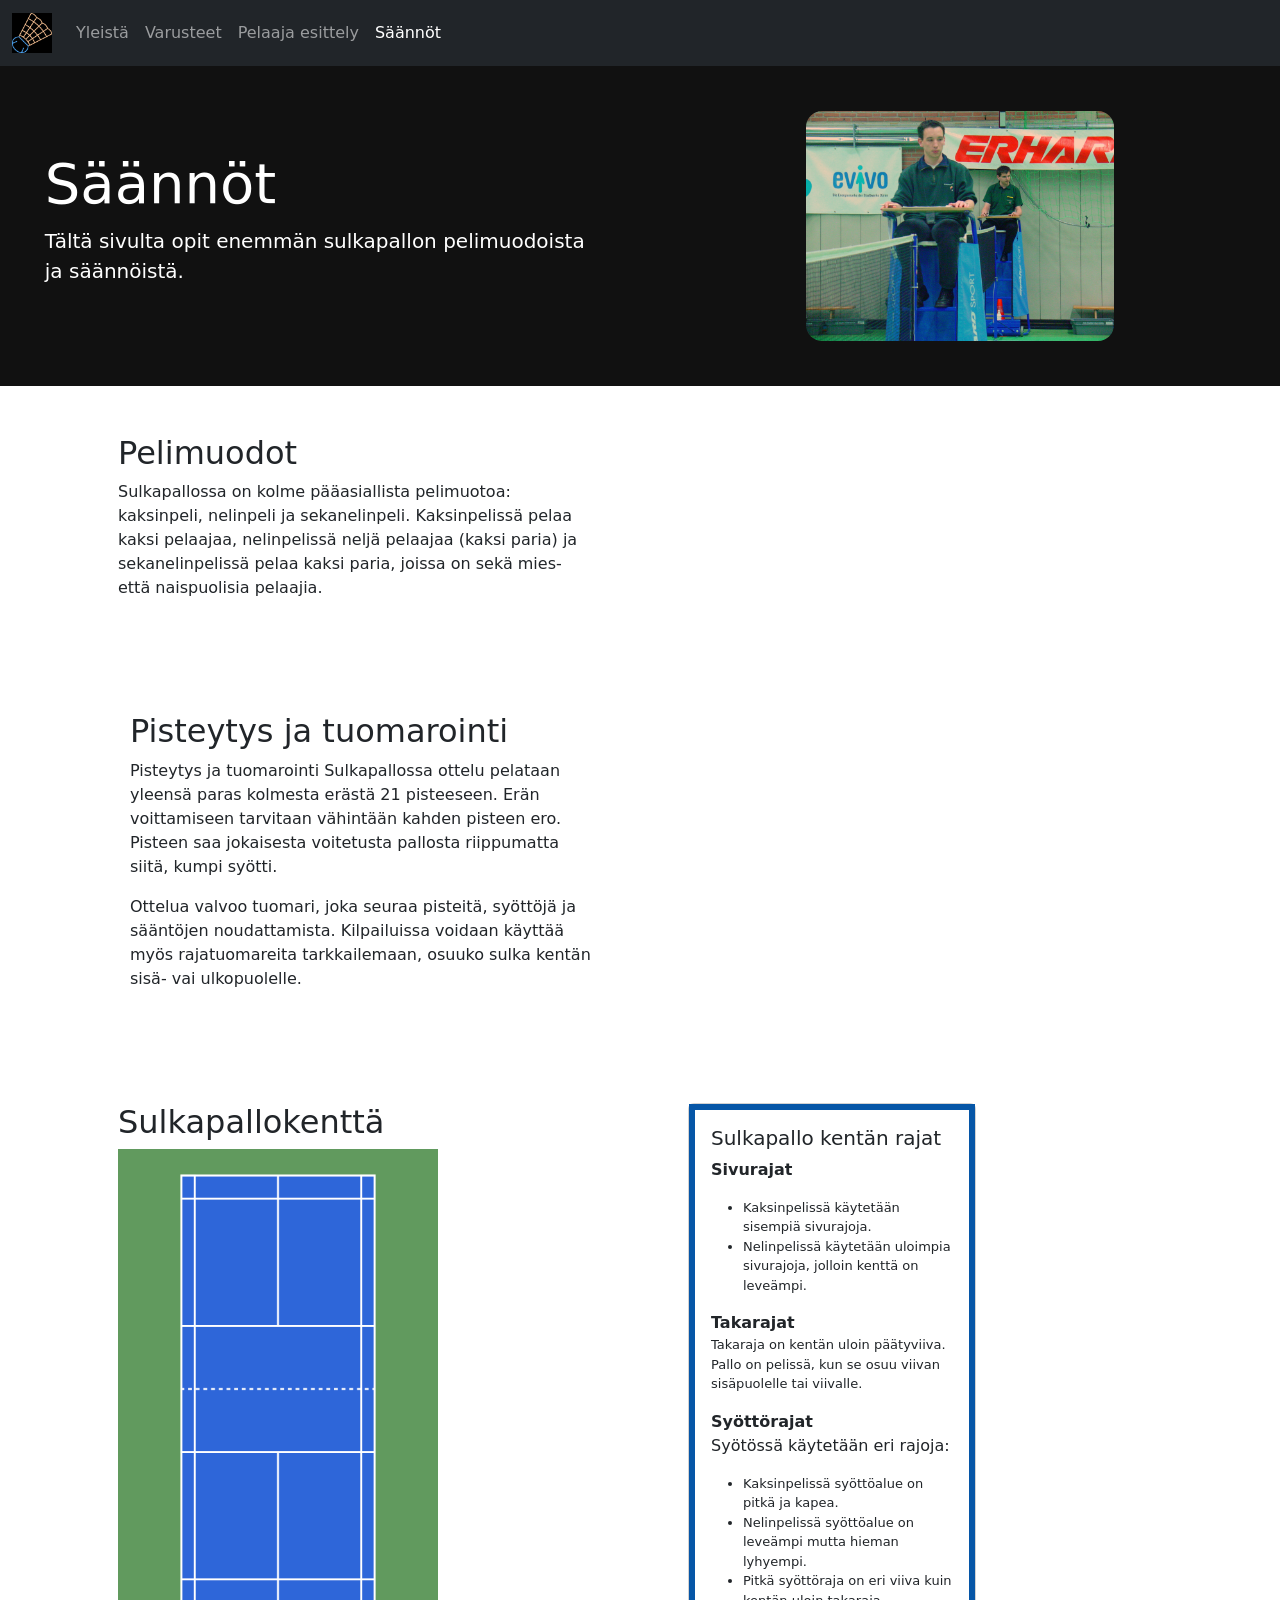
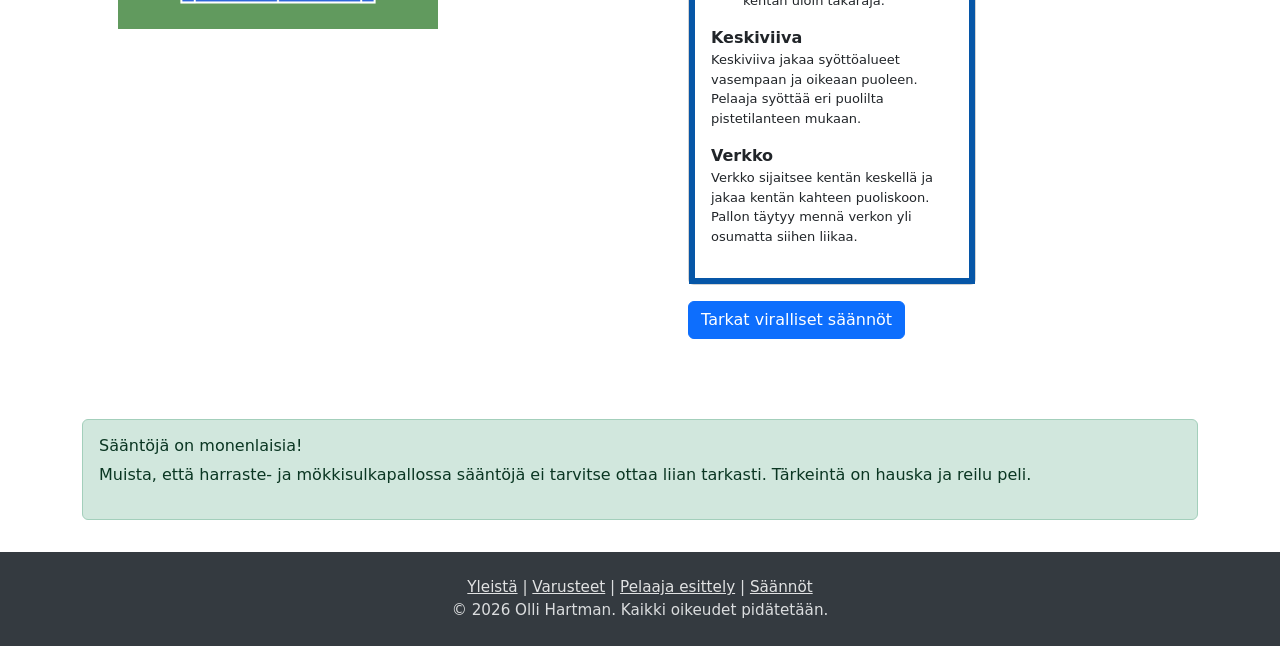
<file: WS07_Project/Säännöt.html>
<!doctype html>
<html lang="en">
  <head>
    <meta charset="UTF-8" />
    <meta name="viewport" content="width=device-width, initial-scale=1.0" />
    <title>Sulkapallo harrastuksena</title>
    <!-- Bootstrap CSS -->
    <link href="https://cdn.jsdelivr.net/npm/bootstrap@5.3.0/dist/css/bootstrap.min.css" rel="stylesheet" />
  
  <style>
    body {background-color: white;
      color: #212529;
    }
    /* Logon koon hallinta (TÄRKEÄ) */
.navbar-brand img {
  height: 2.5rem; /* Määrittää logon korkeuden navbarissa */
  width: auto;  /* Pitää kuvasuhteen oikeana */
  display: block;
  filter: invert(1);
}

.banner {
display: flex;
align-items: center;
background: #111;
color: white;
height: 20rem;

}

.left {
width: 50%;
padding: 2.8rem;
box-sizing: border-box;
}

.right {
width: 50%;
height: 100%;
padding: 2.8rem;
box-sizing: border-box;
display: flex;
align-items: center;
justify-content: center;
}

.right img {
    max-width: 100%;
    max-height: 100%;
    width: auto;
    height: auto;
    object-fit: contain;
    display: block;
    border-radius: 1rem;
}

    /* Responsive banner adjustments */
    @media (max-width: 992px) {
      .banner {
        height: 16rem;
        align-items: center;
      }
      .left, .right {
        padding: 1rem;
      }
      .left h1 {
        font-size: 2rem;
      }
      .right img {
        max-height: 14rem;
      }
    }

    @media (max-width: 576px) {
      .banner {
        flex-direction: column;
        height: auto;
        padding: 1rem 0;
        gap: 0.5rem;
      }
      .left, .right {
        width: 100%;
        padding: 0.5rem 1rem;
        box-sizing: border-box;
        text-align: center;
      }
      .left h1 {
        font-size: 1.5rem;
      }
      .right img {
        max-width: 80%;
        height: auto;
      }
    }

.col-md-6 {
    padding: 3rem;
    
}
.container img {
    max-height: 30rem;
    width: auto;
}

.card-body {
    border: 0.4rem solid #0656a7;
}

    /* Responsive cards for smaller screens */
    @media (max-width: 768px) {
      .col-md-6, .col-md-4 {
        flex: 0 0 100% !important;
        max-width: 100% !important;
      }
      .card {
        width: 100% !important;
        max-width: 100% !important;
        margin-bottom: 1rem;
      }
      .card .card-body {
        padding: 1rem;
      }
      .card p, .card ul {
        font-size: 0.95rem;
      }
    }

    .footer {
      background-color: #343a40;
      color: #f8f9fa;
      text-align: center;
      padding: 1.5rem 0;
      margin-top: 2rem;
    }

    .footer p {
      margin: 0;
      font-size: 0.95rem;
      opacity: 0.85;
    }




  </style>
  </head>
  <body>
    <nav class="navbar navbar-expand-lg navbar-dark bg-dark">
      <div class="container-fluid">
        <a class="navbar-brand" href="#"><img src="images/logo.jpg" alt="logo"></a>
        <button
          class="navbar-toggler"
          type="button"
          data-bs-toggle="collapse"
          data-bs-target="#navbarNav"
          aria-controls="navbarNav"
          aria-expanded="false"
          aria-label="Toggle navigation"
        >
          <span class="navbar-toggler-icon"></span>
        </button>
        <div class="collapse navbar-collapse" id="navbarNav">
          <ul class="navbar-nav me-auto mb-2 mb-lg-0">
            <li class="nav-item">
              <a class="nav-link" aria-current="page" href="index.html">Yleistä</a>
            </li>
            <li class="nav-item"><a class="nav-link" href="Varusteet.html">Varusteet</a></li>
            <li class="nav-item"><a class="nav-link" href="Pelaajaesittely.html">Pelaaja esittely</a></li>
            <li class="nav-item"><a class="nav-link active" href="Säännöt.html">Säännöt</a></li>
          </ul>
        </div>
      </div>
    </nav>
    <section class="banner">
        <div class="left">
            <h1 class="display-4">Säännöt</h1>
            <p class="lead">Tältä sivulta opit enemmän sulkapallon pelimuodoista ja säännöistä.</p>
        </div>
        <div class="right">
            <img src="images/tuomari.jpg" alt="Sulkapallo" class="img-fluid">
        </div>
    </section>
 
<div class="container">
  <div class="row">
    <div class="col-md-6">
      <h2>Pelimuodot</h2>
      <p>Sulkapallossa on kolme pääasiallista pelimuotoa: kaksinpeli, nelinpeli ja sekanelinpeli. Kaksinpelissä pelaa kaksi pelaajaa, nelinpelissä neljä pelaajaa (kaksi paria) ja sekanelinpelissä pelaa kaksi paria, joissa on sekä mies- että naispuolisia pelaajia.</p>
    </div>
  </div>
    <div class="col-md-6">
      <h2>Pisteytys ja tuomarointi</h2>
      <p>Pisteytys ja tuomarointi

Sulkapallossa ottelu pelataan yleensä paras kolmesta erästä 21 pisteeseen. Erän voittamiseen tarvitaan vähintään kahden pisteen ero. Pisteen saa jokaisesta voitetusta pallosta riippumatta siitä, kumpi syötti.</p>

<p>Ottelua valvoo tuomari, joka seuraa pisteitä, syöttöjä ja sääntöjen noudattamista. Kilpailuissa voidaan käyttää myös rajatuomareita tarkkailemaan, osuuko sulka kentän sisä- vai ulkopuolelle.</p>
    </div>
  </div>

  <div class="container">
    <div class="row">
      <div class="col-md-6">
        <h2>Sulkapallokenttä</h2>
        <img src="images/kenttä.png" alt="Sulkapallokenttä" class="img-fluid">
        
      </div>
      <div class="col-md-6">
        <div class="card" style="width: 18rem;">
  <div class="card-body">
    <h5 class="card-title">Sulkapallo kentän rajat</h5>
    
    <p class="card-text"><h7><strong>Sivurajat</strong></h7>
        <ul>
          <li style="font-size: small;">Kaksinpelissä käytetään sisempiä sivurajoja.</li>
          <li style="font-size: small;">Nelinpelissä käytetään uloimpia sivurajoja, jolloin kenttä on leveämpi.</li>
        </ul>

        <h7><strong>Takarajat</strong></h7>
        <p style="font-size: small;">Takaraja on kentän uloin päätyviiva. Pallo on pelissä, kun se osuu viivan sisäpuolelle tai viivalle.</p>

        <h7><strong>Syöttörajat</strong></h7>
        <p>Syötössä käytetään eri rajoja:</p>
        <ul>
          <li style="font-size: small;">Kaksinpelissä syöttöalue on pitkä ja kapea.</li>
          <li style="font-size: small;">Nelinpelissä syöttöalue on leveämpi mutta hieman lyhyempi.</li>
          <li style="font-size: small;">Pitkä syöttöraja on eri viiva kuin kentän uloin takaraja.</li>
        </ul>

        <h7><strong>Keskiviiva</strong></h7>
        <p style="font-size: small;">Keskiviiva jakaa syöttöalueet vasempaan ja oikeaan puoleen. Pelaaja syöttää eri puolilta pistetilanteen mukaan.</p>

        <h7><strong>Verkko</strong></h7>
        <p style="font-size: small;">Verkko sijaitsee kentän keskellä ja jakaa kentän kahteen puoliskoon. Pallon täytyy mennä verkon yli osumatta siihen liikaa.</p></p>
  </div>
</div>
<p>
  <a class="btn btn-primary" data-bs-toggle="collapse" href="#collapseExample" role="button" aria-expanded="false" aria-controls="collapseExample" style="margin: 1rem 0;">
    Tarkat viralliset säännöt
  </a>
 
</p>
<div class="collapse" id="collapseExample">
  <div class="card card-body">
   <a href="https://www.sulkapallo.fi/site/assets/files/1398/pelisaannot_2023-rev2.pdf" target="_blank">Sulkapallo.fi (PDF)</a>
  </div>
</div>
        
    </div>
  </div>
<div class="alert alert-success" role="alert">
  <h6>Sääntöjä on monenlaisia!</h6>
  <p> Muista, että harraste- ja mökkisulkapallossa sääntöjä ei tarvitse ottaa liian tarkasti. Tärkeintä on hauska ja reilu peli.</p>
</div>
  
</div>




<footer class="footer">
  <div class="container">
    <p>
      <a href="index.html" class="text-white">Yleistä</a> |
      <a href="Varusteet.html" class="text-white">Varusteet</a> |
      <a href="Pelaajaesittely.html" class="text-white">Pelaaja esittely</a> |
      <a href="Säännöt.html" class="text-white">Säännöt</a>
    </p>
    <p>&copy; 2026 Olli Hartman. Kaikki oikeudet pidätetään.</p>
  </div>
</footer>

 <!-- Bootstrap JavaScript -->
    <script src="https://cdn.jsdelivr.net/npm/bootstrap@5.3.0/dist/js/bootstrap.bundle.min.js"></script>
 </body>
</html>
</file>
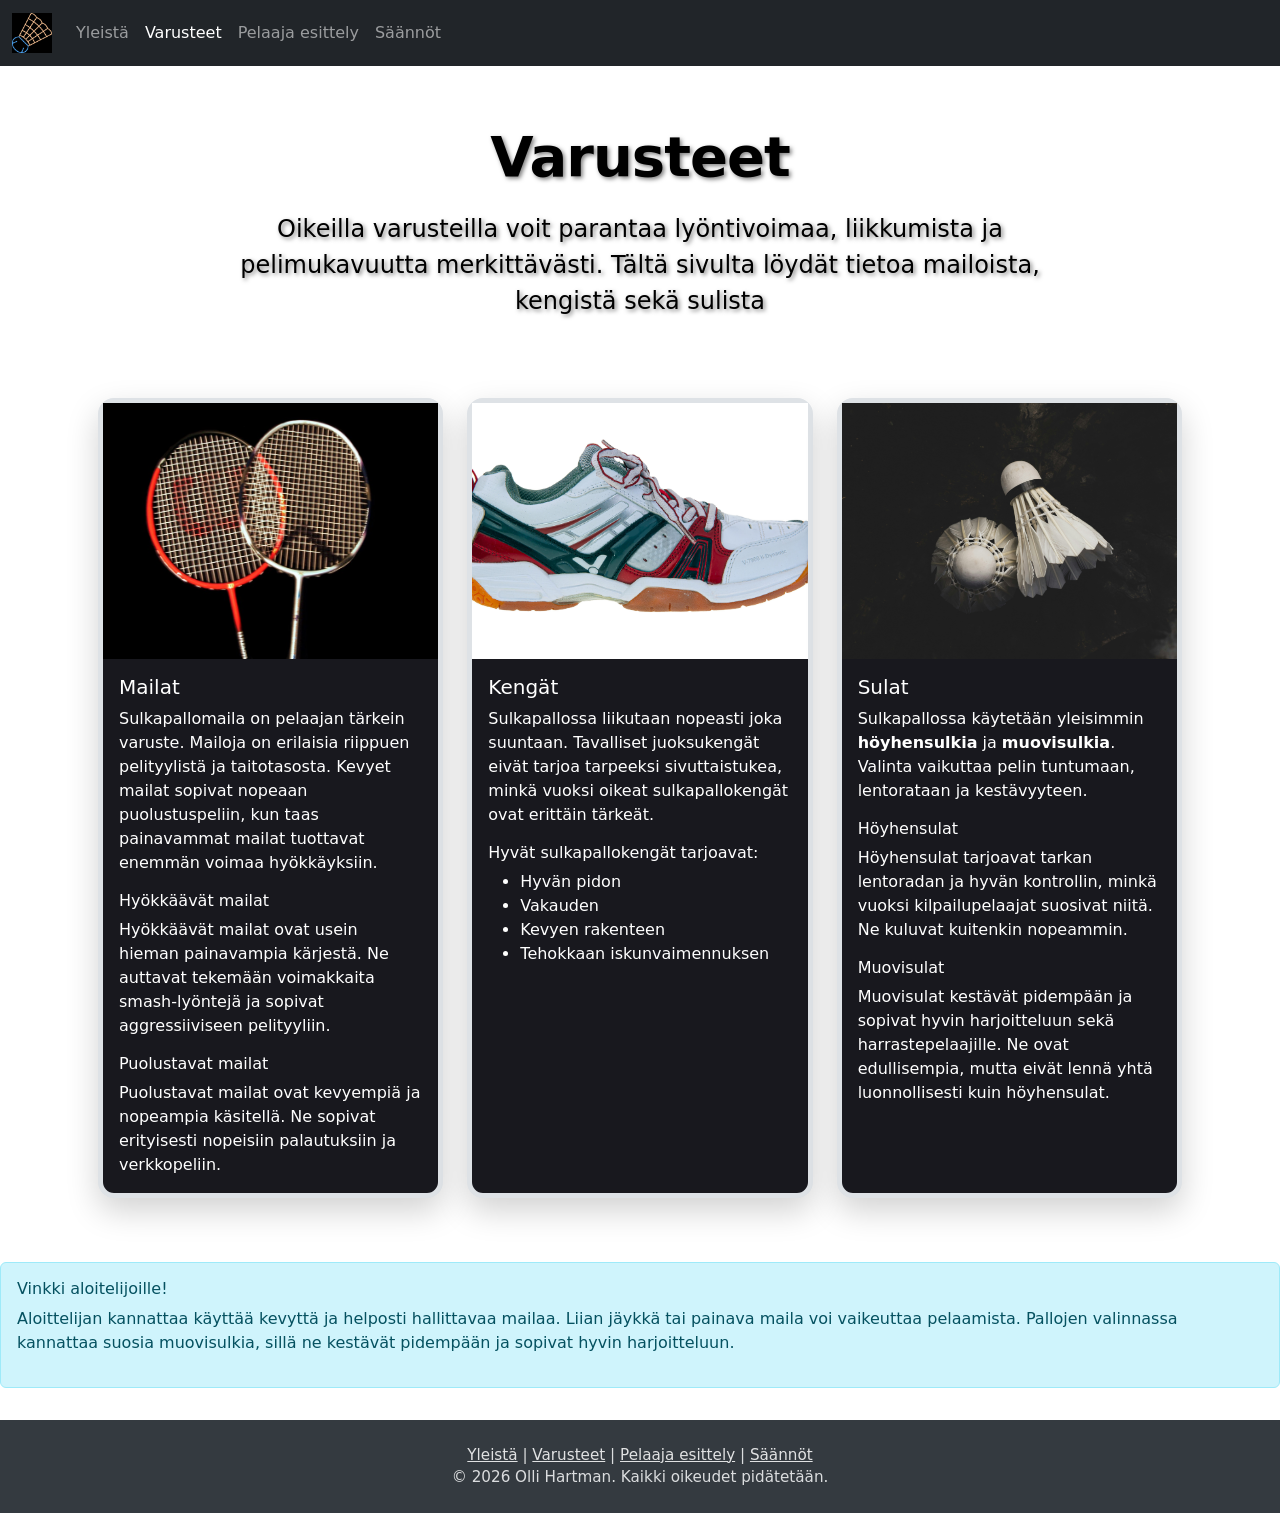
<file: WS07_Project/Varusteet.html>
<!doctype html>
<html lang="en">
  <head>
    <meta charset="UTF-8" />
    <meta name="viewport" content="width=device-width, initial-scale=1.0" />
    <title>Sulkapallo harrastuksena</title>
    <!-- Bootstrap CSS -->
    <link
      href="https://cdn.jsdelivr.net/npm/bootstrap@5.3.0/dist/css/bootstrap.min.css"
      rel="stylesheet"
    />
  
  <style>
    body {
      background-color: white;
      color: #212529;
    }
    /* Logon koon hallinta (TÄRKEÄ) */
    .navbar-brand img {
      height: 2.5rem; /* Määrittää logon korkeuden navbarissa */
      width: auto; /* Pitää kuvasuhteen oikeana */
      display: block;
      filter: invert(1);
    }

    .hero {
      height: 18.75rem;
      background-size: cover;
      background-position: center;
      background-repeat: no-repeat;
      display: flex;
      align-items: center;
      justify-content: center;
      color: rgb(0, 0, 0);
      text-shadow: 0.125rem 0.125rem 0.25rem rgba(0, 0, 0, 0.5);
    }

    .hero .container {
      margin: 0 !important;
      padding: 1.25rem 1.25rem 0.625rem;
    }

    .hero h1 {
      font-weight: 700;
      font-size: 3.5rem;
      margin-bottom: 1.25rem;
      letter-spacing: -0.0625rem;
    }

    .hero p {
      font-size: 1.5rem;
      max-width: 50rem;
      margin: 0 auto;
      font-weight: 300;
    }

    /* Responsive hero adjustments */
    @media (max-width: 992px) {
      .hero {
        height: 20rem;
        background-position: center 40%;
      }
      .hero .container {
        padding: 1rem !important;
      }
      .hero h1 {
        font-size: 2.5rem;
        margin-bottom: 0.75rem;
      }
      .hero p {
        font-size: 1.1rem;
        max-width: 40rem;
      }
    }

    @media (max-width: 576px) {
      .hero {
        height: 14rem;
        background-position: center 30%;
        align-items: center;
        padding-top: 1rem;
        padding-bottom: 1rem;
      }
      .hero .container {
        padding: 0.75rem !important;
      }
      .hero h1 {
        font-size: 1.5rem;
        margin-bottom: 0.5rem;
      }
      .hero p {
        font-size: 1rem;
        max-width: 100%;
      }
    }
    .row {
      margin-bottom: 2rem;
      padding: 2rem 1rem 2rem;
    }
    .card {
      border: 0.3125rem solid #dee2e6;
      border-radius: 1rem;
      box-shadow: 0 0.8rem 2rem rgba(0, 0, 0, 0.18);
      transition:
        transform 0.3s ease,
        box-shadow 0.3s ease;
      background-color: rgb(24, 24, 30);
      color: white;
    }

    /* Responsive card behavior */
    @media (max-width: 768px) {
      .col-md-4 {
        flex: 0 0 100% !important;
        max-width: 100% !important;
      }
      .card {
        margin-bottom: 1rem;
      }
      .card img {
        height: auto;
        max-height: none;
      }
      .card .card-body {
        padding: 1rem;
      }
      .card .btn {
        width: 100%;
      }
    }

    /* Extra small screen card typography */
    @media (max-width: 576px) {
      .card {
        border-radius: 0.75rem;
      }
      .card img {
        height: auto;
        max-height: 12rem;
        object-fit: cover;
        border-top-left-radius: 0.75rem;
        border-top-right-radius: 0.75rem;
      }
      .card .card-body {
        padding: 0.9rem;
      }
      .card .card-title {
        font-size: 1.125rem;
        margin-bottom: 0.4rem;
      }
      .card h6 {
        font-size: 0.95rem;
        margin-top: 0.4rem;
      }
      .card .card-text {
        font-size: 1rem;
        line-height: 1.5;
        margin-bottom: 0.5rem;
      }
      .card ul li {
        font-size: 1rem;
        line-height: 1.4;
      }
      .card .btn {
        width: 100%;
        padding: 0.6rem 0.75rem;
      }
    }
    .card img {
      height: 16rem;
      object-fit: cover;
    }

    .footer {
      background-color: #343a40;
      color: #f8f9fa;
      text-align: center;
      padding: 1.5rem 0;
      margin-top: 2rem;
    }

    .footer p {
      margin: 0;
      font-size: 0.95rem;
      opacity: 0.85;
    }
  </style>
  </head>
  <body>
    <nav class="navbar navbar-expand-lg navbar-dark bg-dark">
      <div class="container-fluid">
        <a class="navbar-brand" href="#"
          ><img src="images/logo.jpg" alt="logo"
        /></a>
        <button
          class="navbar-toggler"
          type="button"
          data-bs-toggle="collapse"
          data-bs-target="#navbarNav"
          aria-controls="navbarNav"
          aria-expanded="false"
          aria-label="Toggle navigation"
        >
          <span class="navbar-toggler-icon"></span>
        </button>
        <div class="collapse navbar-collapse" id="navbarNav">
          <ul class="navbar-nav me-auto mb-2 mb-lg-0">
            <li class="nav-item">
              <a class="nav-link" aria-current="page" href="index.html"
                >Yleistä</a
              >
            </li>
            <li class="nav-item">
              <a class="nav-link active" href="Varusteet.html">Varusteet</a>
            </li>
            <li class="nav-item">
              <a class="nav-link" href="Pelaajaesittely.html"
                >Pelaaja esittely</a
              >
            </li>
            <li class="nav-item">
              <a class="nav-link" href="Säännöt.html">Säännöt</a>
            </li>
          </ul>
        </div>
      </div>
    </nav>
    <section class="hero">
      <div class="container text-center">
        <h1 class="display-4">Varusteet</h1>
        <p class="lead">
          Oikeilla varusteilla voit parantaa lyöntivoimaa, liikkumista ja
          pelimukavuutta merkittävästi. Tältä sivulta löydät tietoa mailoista,
          kengistä sekä sulista
        </p>
      </div>
    </section>
    <div class="container">
      <div class="row">
        <div class="col-md-4">
          <div class="card h-100">
            <img src="images/maila.jpg" class="img-fluid" alt="Maila" />

            <div class="card-body">
              <h5 class="card-title">Mailat</h5>

              <p class="card-text">
                Sulkapallomaila on pelaajan tärkein varuste. Mailoja on
                erilaisia riippuen pelityylistä ja taitotasosta. Kevyet mailat
                sopivat nopeaan puolustuspeliin, kun taas painavammat mailat
                tuottavat enemmän voimaa hyökkäyksiin.
              </p>
              <h6>Hyökkäävät mailat</h6>
              <p class="card-text">
                Hyökkäävät mailat ovat usein hieman painavampia kärjestä. Ne
                auttavat tekemään voimakkaita smash-lyöntejä ja sopivat
                aggressiiviseen pelityyliin.
              </p>

              <h6>Puolustavat mailat</h6>
              <p class="card-text">
                Puolustavat mailat ovat kevyempiä ja nopeampia käsitellä. Ne
                sopivat erityisesti nopeisiin palautuksiin ja verkkopeliin.
              </p>
            </div>
          </div>
        </div>

        <div class="col-md-4">
          <div class="card h-100">
            <img src="images/kengät.jpg" class="img-fluid" alt="Kengät" />

            <div class="card-body">
              <h5 class="card-title">Kengät</h5>

              <p class="card-text">
                Sulkapallossa liikutaan nopeasti joka suuntaan. Tavalliset
                juoksukengät eivät tarjoa tarpeeksi sivuttaistukea, minkä vuoksi
                oikeat sulkapallokengät ovat erittäin tärkeät.
              </p>

              <h6>Hyvät sulkapallokengät tarjoavat:</h6>
              <ul>
                <li>Hyvän pidon</li>
                <li>Vakauden</li>
                <li>Kevyen rakenteen</li>
                <li>Tehokkaan iskunvaimennuksen</li>
              </ul>
            </div>
          </div>
        </div>

        <div class="col-md-4">
          <div class="card h-100">
            <img src="images/pallo.jpg" class="img-fluid" alt="Sulat" />

            <div class="card-body">
              <h5 class="card-title">Sulat</h5>

              <p class="card-text">
                Sulkapallossa käytetään yleisimmin
                <strong>höyhensulkia</strong> ja <strong>muovisulkia</strong>.
                Valinta vaikuttaa pelin tuntumaan, lentorataan ja kestävyyteen.
              </p>

              <h6>Höyhensulat</h6>
              <p class="card-text">
                Höyhensulat tarjoavat tarkan lentoradan ja hyvän kontrollin,
                minkä vuoksi kilpailupelaajat suosivat niitä. Ne kuluvat
                kuitenkin nopeammin.
              </p>

              <h6>Muovisulat</h6>
              <p class="card-text">
                Muovisulat kestävät pidempään ja sopivat hyvin harjoitteluun
                sekä harrastepelaajille. Ne ovat edullisempia, mutta eivät lennä
                yhtä luonnollisesti kuin höyhensulat.
              </p>
            </div>
          </div>
        </div>
      </div>
    </div>
    <div class="alert alert-info" role="alert">
      <h6>Vinkki aloitelijoille!</h6>
      <p>
        Aloittelijan kannattaa käyttää kevyttä ja helposti hallittavaa mailaa.
        Liian jäykkä tai painava maila voi vaikeuttaa pelaamista. Pallojen
        valinnassa kannattaa suosia muovisulkia, sillä ne kestävät pidempään ja
        sopivat hyvin harjoitteluun.
      </p>
    </div>

    <footer class="footer">
      <div class="container">
        <p>
          <a href="index.html" class="text-white">Yleistä</a> |
          <a href="Varusteet.html" class="text-white">Varusteet</a> |
          <a href="Pelaajaesittely.html" class="text-white">Pelaaja esittely</a>
          |
          <a href="Säännöt.html" class="text-white">Säännöt</a>
        </p>
        <p>&copy; 2026 Olli Hartman. Kaikki oikeudet pidätetään.</p>
      </div>
    </footer>

    <!-- Bootstrap JavaScript -->
    <script src="https://cdn.jsdelivr.net/npm/bootstrap@5.3.0/dist/js/bootstrap.bundle.min.js"></script>
  </body>
</html>
</file>
<file: WS04_Pagelayout/style.css>
.grid-container {
  display: grid;
  grid-template-columns: repeat(3, 1fr);
  grid-gap: 10px;
}

.grid-item {
  background-color: rgb(137, 48, 158);
  padding: 20px;
  text-align: center;
}

.flex-container {
  display: flex;
  justify-content: space-around;
  align-items: center;
}
.box {
  background-color: lightblue;
  padding: 20px;
  text-align: center;
}

.responsive-box {
  padding: 20px;
  text-align: center;
}

@media (max-width: 600px) {
  .responsive-box {
    background-color: lightcoral;
  }
}

@media (min-width: 601px) {
  .responsive-box {
    background-color: lightseagreen;
  }
}
</file>
